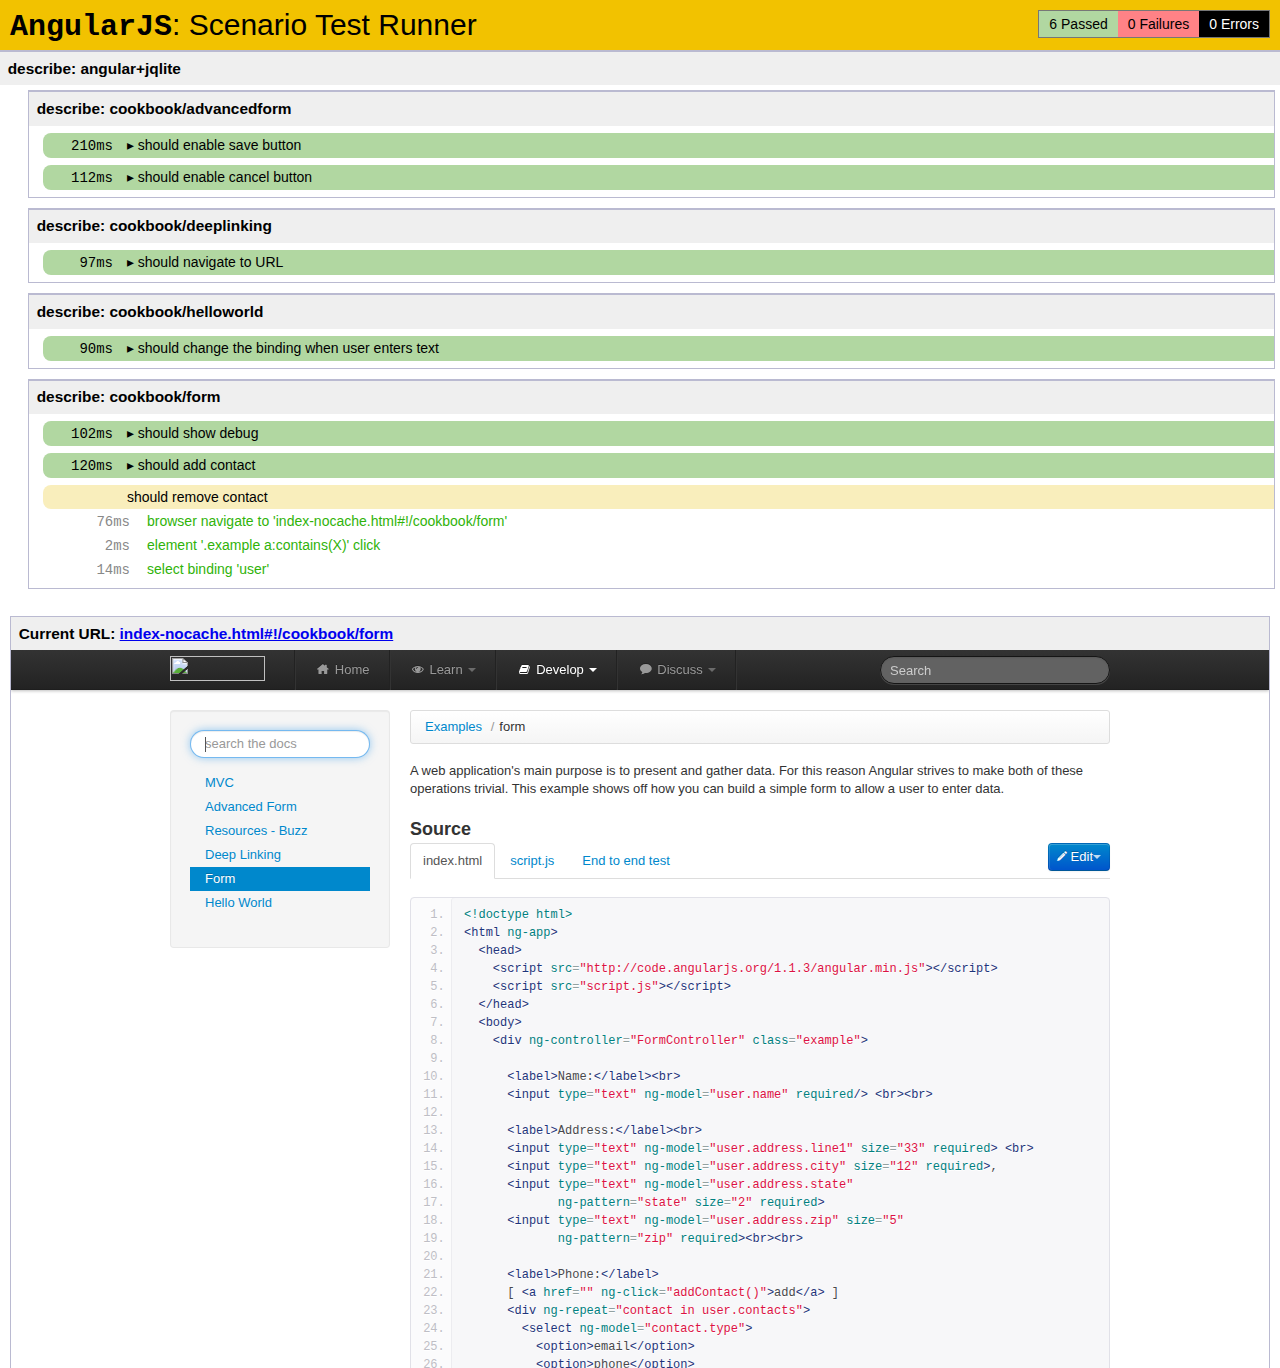
<file: vendor/angular-1.1.3/docs/docs-scenario.html>
<!DOCTYPE HTML>
<html xmlns:ng="http://angularjs.org">
<head>
  <title>AngularJS Docs E2E Test Runner</title>
  <script>
    var production = location.hostname === 'docs.angularjs.org',
        headEl = document.head,
        angularVersion = {
          current: '1.1.3', // rewrite during build
          stable: '1.0.4'
        };

    addTag('script', {src: path('angular-scenario.js')}, function() {
      addTag('script', {src: 'docs-scenario.js'}, function() {
        angular.scenario.setUpAndRun();
      });
    });

    function addTag(name, attributes, callback) {
      var el = document.createElement(name),
          attrName;

      for (attrName in attributes) {
        el.setAttribute(attrName, attributes[attrName]);
      }

      if (callback) {
        el.onload = callback;
      }

      headEl.appendChild(el);
    }


    function path(name) {
      return production
          ? 'http://code.angularjs.org/' + angularVersion.stable + '/' + name
          : '../' + name;
    }
  </script>
</head>
<body>
</body>
</html>
</file>
